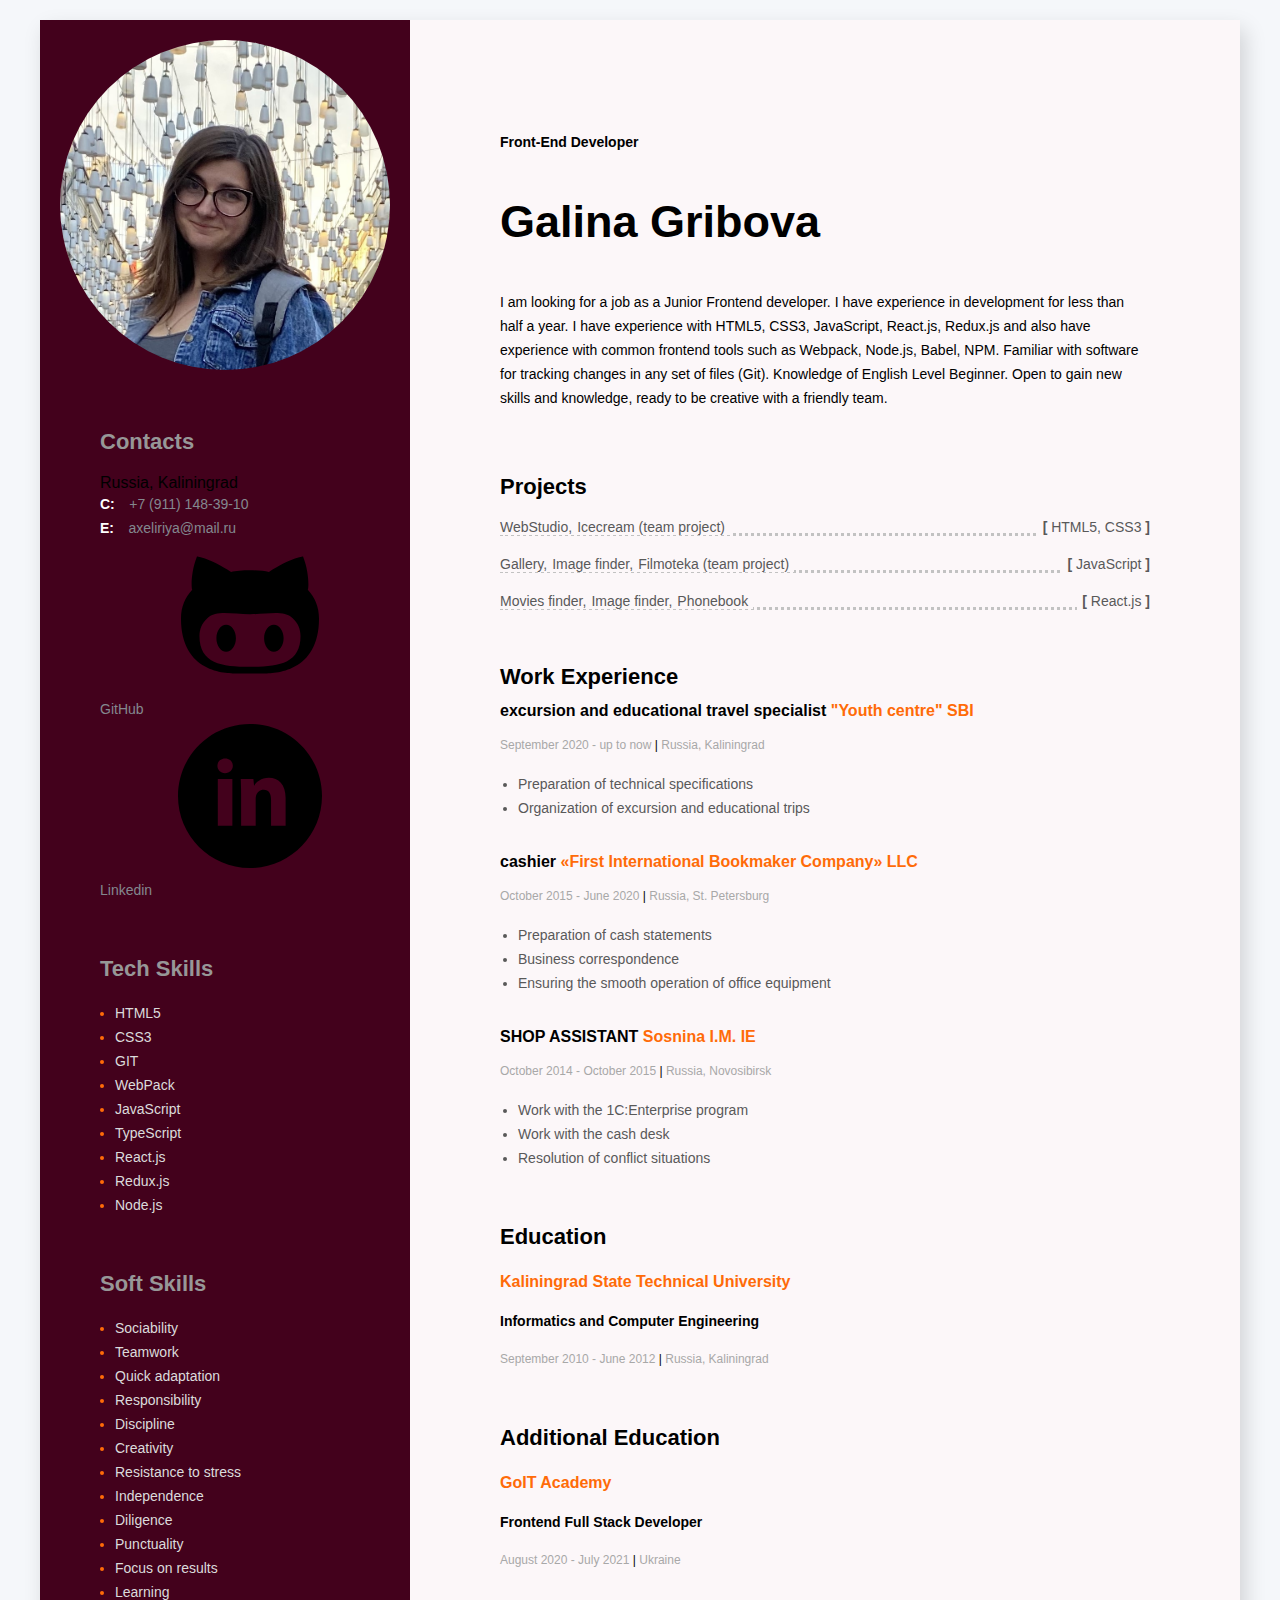
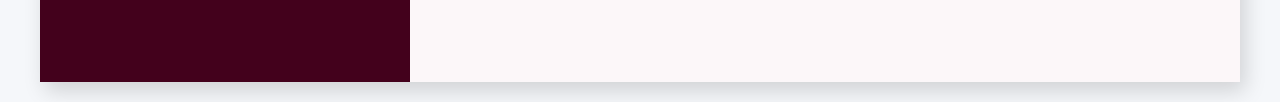
<file: index.html>
<!DOCTYPE html>
<html lang="en">
  <head>
    <meta charset="UTF-8" />
    <meta name="viewport" content="width=device-width, initial-scale=1.0" />
    <link
      rel="stylesheet"
      href="https://cdnjs.cloudflare.com/ajax/libs/modern-normalize/0.7.0/modern-normalize.min.css"
    />
    <link rel="stylesheet" href="./src/css/common.css" />
    <title>Resume</title>
  </head>

  <body>
    <div class="container">
      <aside class="sidebar">
        <div class="contacts-wrapper">
          <img class="my-photo" src="./src/img/avatar.jpg" alt="My photo" />
          <!-- contacts container-->
          <div class="contacts-contanier">
            <h3 class="contacts-title">Contacts</h3>
            <ul class="contacts-list">
              <li>
                <span class="contacts-adress">Russia, Kaliningrad</span>
              </li>
              <li>
                <span class="contacts-link-type">C:</span>
                <a class="contacts-link" href="tel:89111483910"
                  >+7 (911) 148-39-10</a
                >
              </li>
              <li>
                <span class="contacts-link-type">E:</span>
                <a class="contacts-link" href="mailto:axeliriya@mail.ru"
                  >axeliriya@mail.ru</a
                >
              </li>
              <li>
                <span class="contacts-link-type"
                  ><svg class="contacts-icon">
                    <use href="./src/img/sprite.svg#icon-github"></use></svg
                ></span>
                <a class="contacts-link" href="https://github.com/Axeliriya"
                  >GitHub</a
                >
              </li>
              <li>
                <span class="contacts-link-type"
                  ><svg class="contacts-icon">
                    <use href="./src/img/sprite.svg#icon-linkedin"></use></svg
                ></span>
                <a
                  class="contacts-link"
                  href="https://www.linkedin.com/in/galina-gribova-244049211/"
                  >Linkedin</a
                >
              </li>
            </ul>
          </div>
        </div>

        <!-- Tech Skills container-->
        <div class="skills-wrapper">
          <div class="skills-container">
            <h3 class="skills-title">Tech Skills</h3>
            <ul>
              <li class="tech-skills-item">
                <span class="tech-skills-text">HTML5</span>
              </li>
              <li class="tech-skills-item">
                <span class="tech-skills-text">CSS3</span>
              </li>
              <li class="tech-skills-item">
                <span class="tech-skills-text">GIT</span>
              </li>
              <li class="tech-skills-item">
                <span class="tech-skills-text">WebPack</span>
              </li>
              <li class="tech-skills-item">
                <span class="tech-skills-text">JavaScript</span>
              </li>
              <li class="tech-skills-item">
                <span class="tech-skills-text">TypeScript</span>
              </li>
              <li class="tech-skills-item">
                <span class="tech-skills-text">React.js</span>
              </li>
              <li class="tech-skills-item">
                <span class="tech-skills-text">Redux.js</span>
              </li>
              <li class="tech-skills-item">
                <span class="tech-skills-text">Node.js</span>
              </li>
            </ul>
          </div>

          <!-- Soft Skills container-->
          <div class="skills-container">
            <h3 class="skills-title">Soft Skills</h3>
            <ul>
              <li class="tech-skills-item">
                <span class="tech-skills-text">Sociability</span>
              </li>
              <li class="tech-skills-item">
                <span class="tech-skills-text">Teamwork</span>
              </li>
              <li class="tech-skills-item">
                <span class="tech-skills-text">Quick adaptation </span>
              </li>
              <li class="tech-skills-item">
                <span class="tech-skills-text">Responsibility</span>
              </li>
              <li class="tech-skills-item">
                <span class="tech-skills-text">Discipline</span>
              </li>
              <li class="tech-skills-item">
                <span class="tech-skills-text">Creativity</span>
              </li>
              <li class="tech-skills-item">
                <span class="tech-skills-text">Resistance to stress</span>
              </li>
              <li class="tech-skills-item">
                <span class="tech-skills-text">Independence</span>
              </li>
              <li class="tech-skills-item">
                <span class="tech-skills-text">Diligence</span>
              </li>
              <li class="tech-skills-item">
                <span class="tech-skills-text">Punctuality</span>
              </li>
              <li class="tech-skills-item">
                <span class="tech-skills-text">Focus on results</span>
              </li>
              <li class="tech-skills-item">
                <span class="tech-skills-text">Learning</span>
              </li>
            </ul>
          </div>
        </div>
      </aside>
      <div class="about-me-container">
        <!-- about me main info-->
        <div class="info-container">
          <h2 class="profession">Front-End Developer</h2>
          <h1 class="name">Galina Gribova</h1>

          <p class="discription">
            I am looking for a job as a Junior Frontend developer. I have
            experience in development for less than half a year. I have
            experience with HTML5, CSS3, JavaScript, React.js, Redux.js and also
            have experience with common frontend tools such as Webpack, Node.js,
            Babel, NPM. Familiar with software for tracking changes in any set
            of files (Git). Knowledge of English Level Beginner. Open to gain
            new skills and knowledge, ready to be creative with a friendly team.
          </p>
        </div>

        <!-- projects container-->
        <div class="projects-container">
          <h3 class="about-me-title">Projects</h3>
          <ol class="projects-list">
            <li class="projects-item">
              <span
                ><a
                  class="projects-link"
                  href="https://axeliriya.github.io/goit-markup-hw-08/"
                  >WebStudio,</a
                ><a
                  class="projects-link"
                  href="https://lesnov-petr.github.io/project-Ice-Cream/"
                  >Icecream (team project)</a
                ></span
              >

              <span class="projects-text"><b>[</b> HTML5, CSS3 <b>]</b></span>
            </li>
            <li class="projects-item">
              <span
                ><a
                  class="projects-link"
                  href="https://axeliriya.github.io/goit-js-hw-08-gallery/"
                  >Gallery,</a
                ><a
                  class="projects-link"
                  href="https://axeliriya.github.io/goit-js-hw-13-image-finder/"
                  >Image finder,</a
                ><a
                  class="projects-link"
                  href="https://axeliriya.github.io/Filmoteka/"
                  >Filmoteka (team project)</a
                ></span
              >

              <span class="projects-text"><b>[</b> JavaScript <b>]</b></span>
            </li>
            <li class="projects-item">
              <span
                ><a
                  class="projects-link"
                  href="https://axeliriya-goit-react-hw-04-movies.netlify.app/"
                  >Movies finder,</a
                ><a
                  class="projects-link"
                  href="https://axeliriya.github.io/goit-react-hw-03-image-finder/"
                  >Image finder,</a
                ><a
                  class="projects-link"
                  href="https://axeliriya-goit-react-hw-hooks-08-phonebook.netlify.app/"
                  >Phonebook</a
                ></span
              >

              <span class="projects-text"><b>[</b> React.js <b>]</b></span>
            </li>
          </ol>
        </div>

        <!-- work experience-->
        <div>
          <h3 class="about-me-title">Work Experience</h3>

          <!-- company 1-->
          <div>
            <h4 class="profession-title">
              <span class="profession-name"
                >excursion and educational travel specialist</span
              >
              <span class="profession-company">"Youth centre" SBI</span>
            </h4>
            <span class="profession-time">
              September 2020 - up to now
              <span class="profession-divider">|</span> Russia, Kaliningrad
            </span>

            <ul class="profession-duties">
              <li class="profession-duties-item">
                Preparation of technical specifications
              </li>
              <li class="profession-duties-item">
                Organization of excursion and educational trips
              </li>
            </ul>
          </div>

          <!-- company 2-->
          <div>
            <h4 class="profession-title">
              <span class="profession-name">cashier</span>
              <span class="profession-company"
                >«First International Bookmaker Company» LLC</span
              >
            </h4>
            <span class="profession-time">
              October 2015 - June 2020
              <span class="profession-divider">|</span> Russia, St. Petersburg
            </span>

            <ul class="profession-duties">
              <li class="profession-duties-item">
                Preparation of cash statements
              </li>
              <li class="profession-duties-item">Business correspondence</li>
              <li class="profession-duties-item">
                Ensuring the smooth operation of office equipment
              </li>
            </ul>
          </div>

          <!-- company 3-->
          <div>
            <h4 class="profession-title">
              <span class="profession-name">SHOP ASSISTANT</span>
              <span class="profession-company">Sosnina I.M. IE</span>
            </h4>
            <span class="profession-time">
              October 2014 - October 2015
              <span class="profession-divider">|</span> Russia, Novosibirsk
            </span>

            <ul class="profession-duties">
              <li class="profession-duties-item">
                Work with the 1C:Enterprise program
              </li>
              <li class="profession-duties-item">Work with the cash desk</li>
              <li class="profession-duties-item">
                Resolution of conflict situations
              </li>
            </ul>
          </div>

          <!-- education-->
          <div>
            <h3 class="education-title">Education</h3>

            <div>
              <p class="educational-institution">
                Kaliningrad State Technical University
              </p>
              <p class="specialty">Informatics and Computer Engineering</p>
              <span class="profession-time">
                September 2010 - June 2012
                <span class="profession-divider">|</span> Russia, Kaliningrad
              </span>
            </div>

            <h3 class="education-title">Additional Education</h3>

            <div class="education-wrapper">
              <p class="educational-institution">GoIT Academy</p>
              <p class="specialty">Frontend Full Stack Developer</p>
              <span class="profession-time">
                August 2020 - July 2021
                <span class="profession-divider">|</span> Ukraine
              </span>
            </div>
          </div>
        </div>
      </div>
    </div>
  </body>
</html>
</file>
<file: src/css/common.css>
* {
  padding: 0;
  margin: 0;
  box-sizing: border-box;
}

body {
  background: #f5f7fa;
  padding: 20px;
  font-family: 'Segoe UI', Tahoma, Geneva, Verdana, sans-serif;
}

.container {
  background: #fcf7f9;
  display: flex;
  max-width: 1200px;
  margin: 0 auto;
  box-shadow: 5px 9px 20px rgba(0, 0, 0, 0.15);
}

.sidebar {
  background: #43011c;
  min-width: 370px;
  padding: 20px;
}

.my-photo {
  display: block;
  width: 100%;
  height: auto;
  border-radius: 50%;
}

.about-me-container {
  padding-left: 90px;
  padding-right: 90px;
  padding-top: 110px;
  padding-bottom: 110px;
}

.contacts-contanier {
  margin-top: 60px;
  margin-left: 40px;
  margin-right: 40px;
}

.contacts-title {
  font-size: 22px;
  font-weight: 700;
  line-height: 24px;
  color: #979797;
  margin-bottom: 20px;
}

.contacts-list {
  list-style: none;
}

.contacts-link {
  text-decoration: none;
  font-size: 14px;
  font-weight: 500;
  line-height: 24px;
  color: #83888f;
}

.contacts-link:hover,
.contacts-link:focus {
  color: #6893c9;
}

.contacts-link-type {
  font-size: 14px;
  font-weight: 700;
  line-height: 24px;
  color: #fff;
  margin-right: 10px;
}

.skills-title {
  font-size: 22px;
  font-weight: 700;
  line-height: 24px;
  color: #979797;
  margin-bottom: 20px;
}

.skills-container {
  margin-left: 40px;
  margin-right: 40px;
  margin-top: 55px;
}

.tech-skills-item {
  font-size: 14px;
  font-weight: 400;
  line-height: 24px;
  color: #ff6b08;
  margin-left: 15px;
}

.tech-skills-text {
  font-size: 14px;
  font-weight: 400;
  line-height: 24px;
  color: #dbdbdb;
}

.profession {
  font-size: 14px;
  font-weight: 700;
  line-height: 24px;
  margin-bottom: 23px;
}

.name {
  font-size: 45px;
  font-weight: 700;
  line-height: 89px;
}

.discription {
  font-size: 14px;
  font-weight: 400;
  line-height: 24px;
  margin-top: 24px;
}

.info-container {
  margin-bottom: 65px;
}

.about-me-title {
  font-size: 22px;
  font-weight: 700;
  line-height: 24px;
  margin-bottom: 10px;
}

.projects-list {
  list-style: none;
}

.projects-link {
  position: relative;
  padding-right: 5px;
  font-size: 14px;
  font-weight: 400;
  line-height: 24px;
  color: #595959;
  text-decoration: none;
  background-color: #fcf7f9;
  bottom: -6px;
}

.projects-link:hover,
.projects-link:focus {
  text-decoration: underline;
  color: #6893c9;
}

.projects-text {
  position: absolute;
  right: 0;
  padding-left: 5px;
  font-size: 14px;
  font-weight: 400;
  line-height: 24px;
  color: #595959;
  background-color: #fcf7f9;
  bottom: -6px;
}

.projects-item {
  position: relative;
  margin-bottom: 10px;
  font-weight: 200;
  border-bottom: 3px dotted #c2c2c2;
}

.projects-container {
  margin-bottom: 55px;
}

.profession-title {
  font-size: 16px;
  font-weight: 700;
  line-height: 24px;
  margin-top: 10px;
  margin-bottom: 10px;
}

.profession-company {
  color: #ff6b08;
}

.profession-time {
  color: #a8a8a8;
  font-size: 12px;
  font-weight: 400;
  line-height: 24px;
}

.profession-divider {
  color: #000;
}

.profession-duties {
  margin-top: 15px;
  margin-bottom: 30px;
}

.profession-duties-item {
  color: #595959;
  font-size: 14px;
  font-weight: 400;
  line-height: 24px;
  margin-left: 18px;
}

.education-title {
  font-size: 22px;
  font-weight: 700;
  line-height: 24px;
  margin-top: 55px;
  margin-bottom: 21px;
}

.educational-institution {
  color: #ff6b08;
  font-size: 16px;
  font-weight: 700;
  line-height: 24px;
  margin-bottom: 15px;
}

.specialty {
  font-size: 14px;
  font-weight: 700;
  line-height: 24px;
  margin-bottom: 14px;
}
</file>
